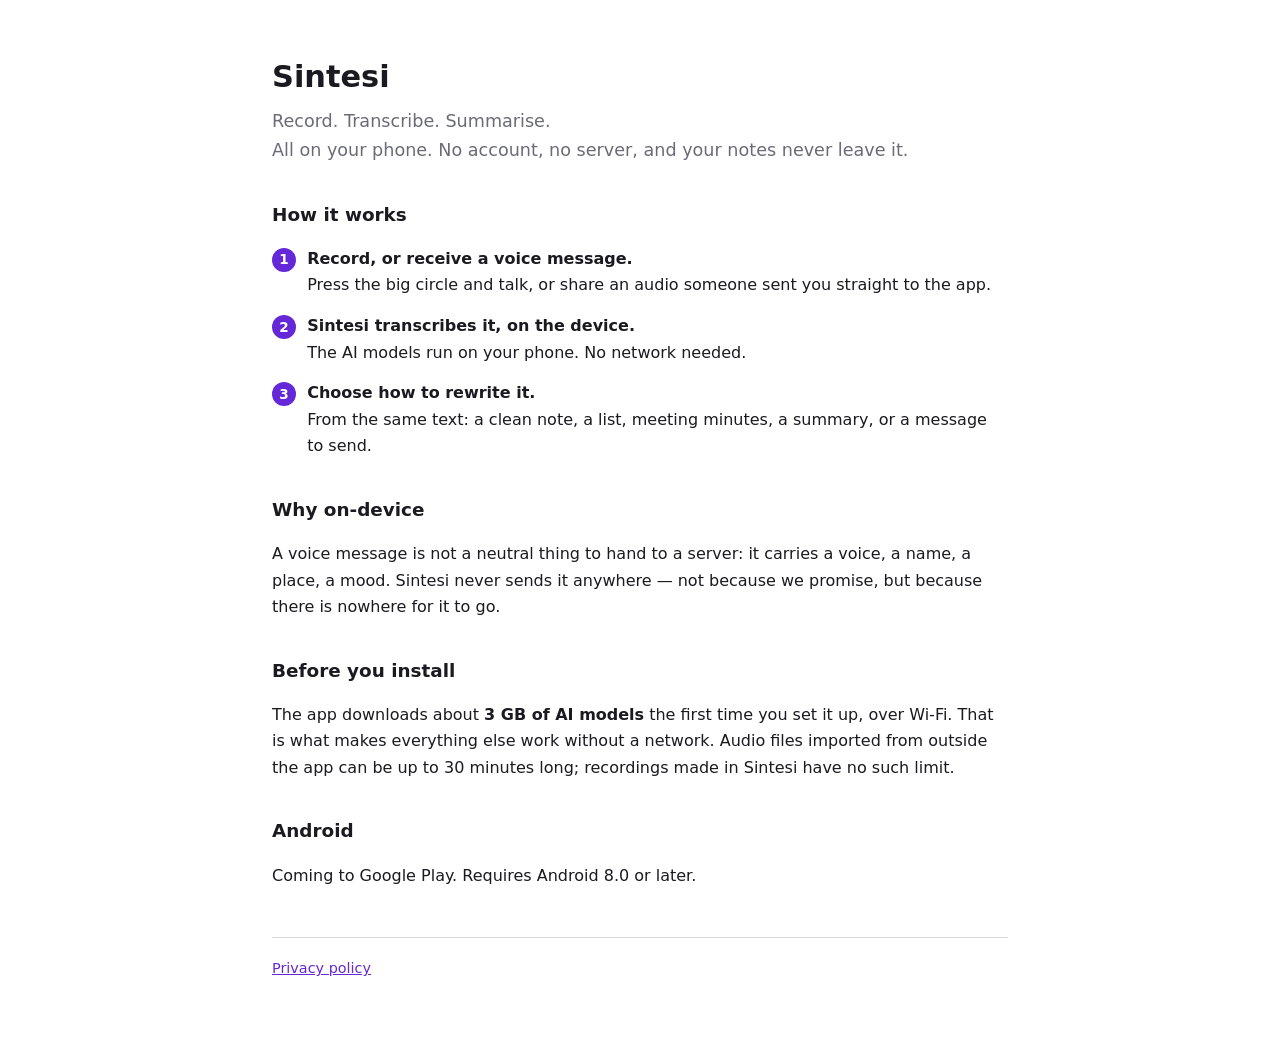
<file: index.html>
<!doctype html>
<html lang="en">
<head>
<meta charset="utf-8">
<meta name="viewport" content="width=device-width, initial-scale=1">
<title>Sintesi — voice notes that stay on your phone</title>
<meta name="description" content="Record, transcribe and rewrite voice notes entirely on your Android phone. No account, no server.">
<link rel="stylesheet" href="stile.css">
</head>
<body>

<h1>Sintesi</h1>
<p class="sotto">Record. Transcribe. Summarise.<br>
All on your phone. No account, no server, and your notes never leave it.</p>

<h2>How it works</h2>
<ol class="passi">
  <li><b>Record, or receive a voice message.</b> Press the big circle and talk, or share an audio someone sent you straight to the app.</li>
  <li><b>Sintesi transcribes it, on the device.</b> The AI models run on your phone. No network needed.</li>
  <li><b>Choose how to rewrite it.</b> From the same text: a clean note, a list, meeting minutes, a summary, or a message to send.</li>
</ol>

<h2>Why on-device</h2>
<p>
  A voice message is not a neutral thing to hand to a server: it carries a
  voice, a name, a place, a mood. Sintesi never sends it anywhere — not because
  we promise, but because there is nowhere for it to go.
</p>

<h2>Before you install</h2>
<p>
  The app downloads about <strong>3 GB of AI models</strong> the first time you
  set it up, over Wi-Fi. That is what makes everything else work without a
  network. Audio files imported from outside the app can be up to 30 minutes
  long; recordings made in Sintesi have no such limit.
</p>

<h2>Android</h2>
<p>Coming to Google Play. Requires Android 8.0 or later.</p>

<footer>
  <a href="privacy.html">Privacy policy</a>
</footer>

</body>
</html>
</file>
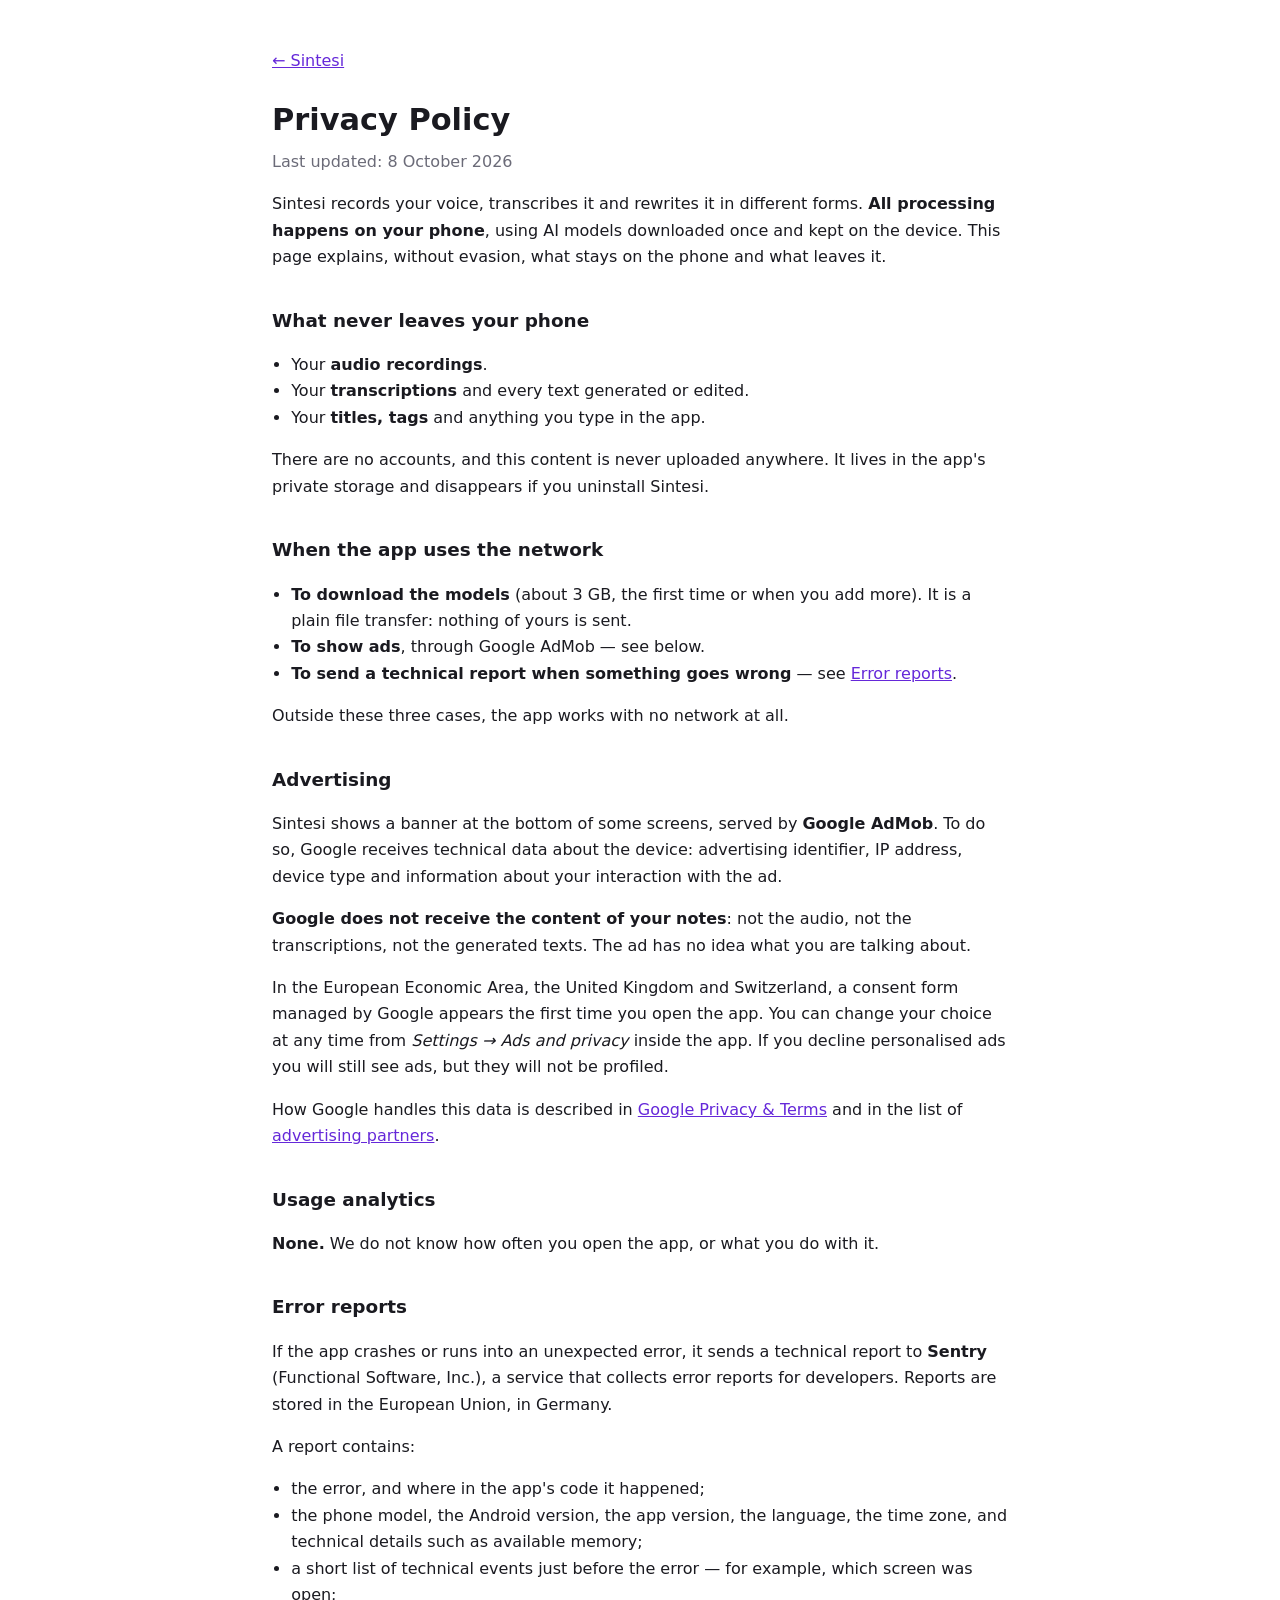
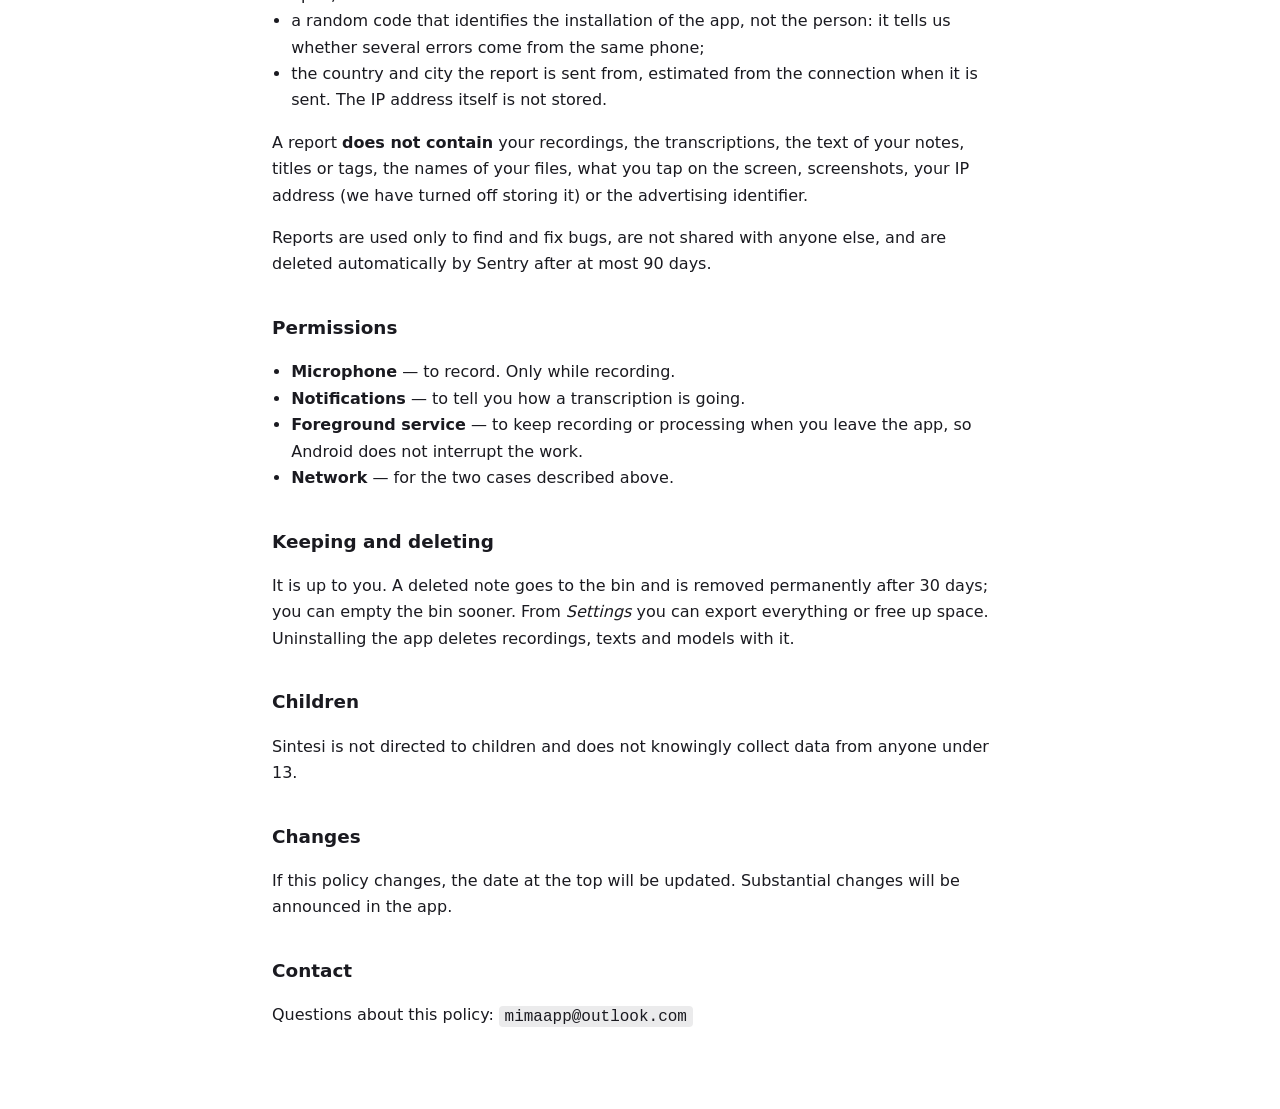
<file: privacy.html>
<!doctype html>
<html lang="en">
<head>
<meta charset="utf-8">
<meta name="viewport" content="width=device-width, initial-scale=1">
<title>Sintesi — Privacy Policy</title>
<link rel="stylesheet" href="stile.css">
</head>
<body>

<p><a href="index.html">← Sintesi</a></p>

<h1>Privacy Policy</h1>
<p class="data">Last updated: 8 October 2026</p>

<p>
  Sintesi records your voice, transcribes it and rewrites it in different
  forms. <strong>All processing happens on your phone</strong>, using AI models
  downloaded once and kept on the device. This page explains, without evasion,
  what stays on the phone and what leaves it.
</p>

<h2>What never leaves your phone</h2>
<ul>
  <li>Your <strong>audio recordings</strong>.</li>
  <li>Your <strong>transcriptions</strong> and every text generated or edited.</li>
  <li>Your <strong>titles, tags</strong> and anything you type in the app.</li>
</ul>
<p>
  There are no accounts, and this content is never uploaded anywhere. It lives in the app's private storage and disappears if
  you uninstall Sintesi.
</p>

<h2>When the app uses the network</h2>
<ul>
  <li>
    <strong>To download the models</strong> (about 3 GB, the first time or when
    you add more). It is a plain file transfer: nothing of yours is sent.
  </li>
  <li><strong>To show ads</strong>, through Google AdMob — see below.</li>
  <li>
    <strong>To send a technical report when something goes wrong</strong> — see
    <a href="#error-reports">Error reports</a>.
  </li>
</ul>
<p>Outside these three cases, the app works with no network at all.</p>

<h2>Advertising</h2>
<p>
  Sintesi shows a banner at the bottom of some screens, served by
  <strong>Google AdMob</strong>. To do so, Google receives technical data about
  the device: advertising identifier, IP address, device type and information
  about your interaction with the ad.
</p>
<p>
  <strong>Google does not receive the content of your notes</strong>: not the
  audio, not the transcriptions, not the generated texts. The ad has no idea
  what you are talking about.
</p>
<p>
  In the European Economic Area, the United Kingdom and Switzerland, a consent
  form managed by Google appears the first time you open the app. You can
  change your choice at any time from <em>Settings → Ads and privacy</em>
  inside the app. If you decline personalised ads you will still see ads, but
  they will not be profiled.
</p>
<p>
  How Google handles this data is described in
  <a href="https://business.safety.google/privacy/">Google Privacy &amp; Terms</a>
  and in the list of
  <a href="https://support.google.com/admob/answer/9012903">advertising partners</a>.
</p>

<h2>Usage analytics</h2>
<p>
  <strong>None.</strong> We do not know how often you open the app, or what you
  do with it.
</p>

<h2 id="error-reports">Error reports</h2>
<p>
  If the app crashes or runs into an unexpected error, it sends a technical
  report to <strong>Sentry</strong> (Functional Software, Inc.), a service that
  collects error reports for developers. Reports are stored in the European
  Union, in Germany.
</p>
<p>A report contains:</p>
<ul>
  <li>the error, and where in the app's code it happened;</li>
  <li>
    the phone model, the Android version, the app version, the language, the
    time zone, and technical details such as available memory;
  </li>
  <li>
    a short list of technical events just before the error — for example,
    which screen was open;
  </li>
  <li>
    a random code that identifies the installation of the app, not the
    person: it tells us whether several errors come from the same phone;
  </li>
  <li>
    the country and city the report is sent from, estimated from the
    connection when it is sent. The IP address itself is not stored.
  </li>
</ul>
<p>
  A report <strong>does not contain</strong> your recordings, the
  transcriptions, the text of your notes, titles or tags, the names of your
  files, what you tap on the screen, screenshots, your IP address (we have
  turned off storing it) or the advertising identifier.
</p>
<p>
  Reports are used only to find and fix bugs, are not shared with anyone else,
  and are deleted automatically by Sentry after at most 90 days.
</p>

<h2>Permissions</h2>
<ul>
  <li><strong>Microphone</strong> — to record. Only while recording.</li>
  <li><strong>Notifications</strong> — to tell you how a transcription is going.</li>
  <li>
    <strong>Foreground service</strong> — to keep recording or processing when
    you leave the app, so Android does not interrupt the work.
  </li>
  <li><strong>Network</strong> — for the two cases described above.</li>
</ul>

<h2>Keeping and deleting</h2>
<p>
  It is up to you. A deleted note goes to the bin and is removed permanently
  after 30 days; you can empty the bin sooner. From <em>Settings</em> you can
  export everything or free up space. Uninstalling the app deletes recordings,
  texts and models with it.
</p>

<h2>Children</h2>
<p>
  Sintesi is not directed to children and does not knowingly collect data from
  anyone under 13.
</p>

<h2>Changes</h2>
<p>
  If this policy changes, the date at the top will be updated. Substantial
  changes will be announced in the app.
</p>

<h2>Contact</h2>
<p>
  Questions about this policy: <code>mimaapp@outlook.com</code>
</p>

</body>
</html>
</file>
<file: stile.css>
/* Foglio unico per le due pagine del sito. Nessun carattere da scaricare:
   una pagina che deve dire «niente esce dal tuo telefono» non va a chiedere
   un font a Google mentre la leggi. */
:root { color-scheme: light dark; --testo:#1a1a20; --fondo:#fff; --tenue:#6b6b78; --accento:#6528d9; }
@media (prefers-color-scheme: dark) {
  :root { --testo:#e8e8ee; --fondo:#101014; --tenue:#9a9aa6; --accento:#a78bfa; }
}
body {
  margin: 0 auto; padding: 2rem 1.25rem 4rem; max-width: 46rem;
  font: 16px/1.65 system-ui, -apple-system, "Segoe UI", Roboto, sans-serif;
  color: var(--testo); background: var(--fondo);
}
h1 { font-size: 1.9rem; margin-bottom: .25rem; }
h2 { font-size: 1.15rem; margin-top: 2.2rem; }
p.data, p.sotto { color: var(--tenue); margin-top: 0; }
p.sotto { font-size: 1.1rem; }
ul { padding-left: 1.2rem; }
a { color: var(--accento); }
code { background: rgba(128,128,140,.16); padding: .1em .35em; border-radius: .25em; }
.passi { list-style: none; padding: 0; }
.passi li { margin: .9rem 0; padding-left: 2.2rem; position: relative; }
.passi b { display: block; }
.passi li::before {
  content: counter(passo); counter-increment: passo;
  position: absolute; left: 0; top: .1rem;
  width: 1.5rem; height: 1.5rem; border-radius: 50%;
  background: var(--accento); color: #fff;
  font-size: .85rem; font-weight: 600;
  display: flex; align-items: center; justify-content: center;
}
.passi { counter-reset: passo; }
footer { margin-top: 3rem; padding-top: 1.2rem; border-top: 1px solid rgba(128,128,140,.3); color: var(--tenue); font-size: .9rem; }
</file>
